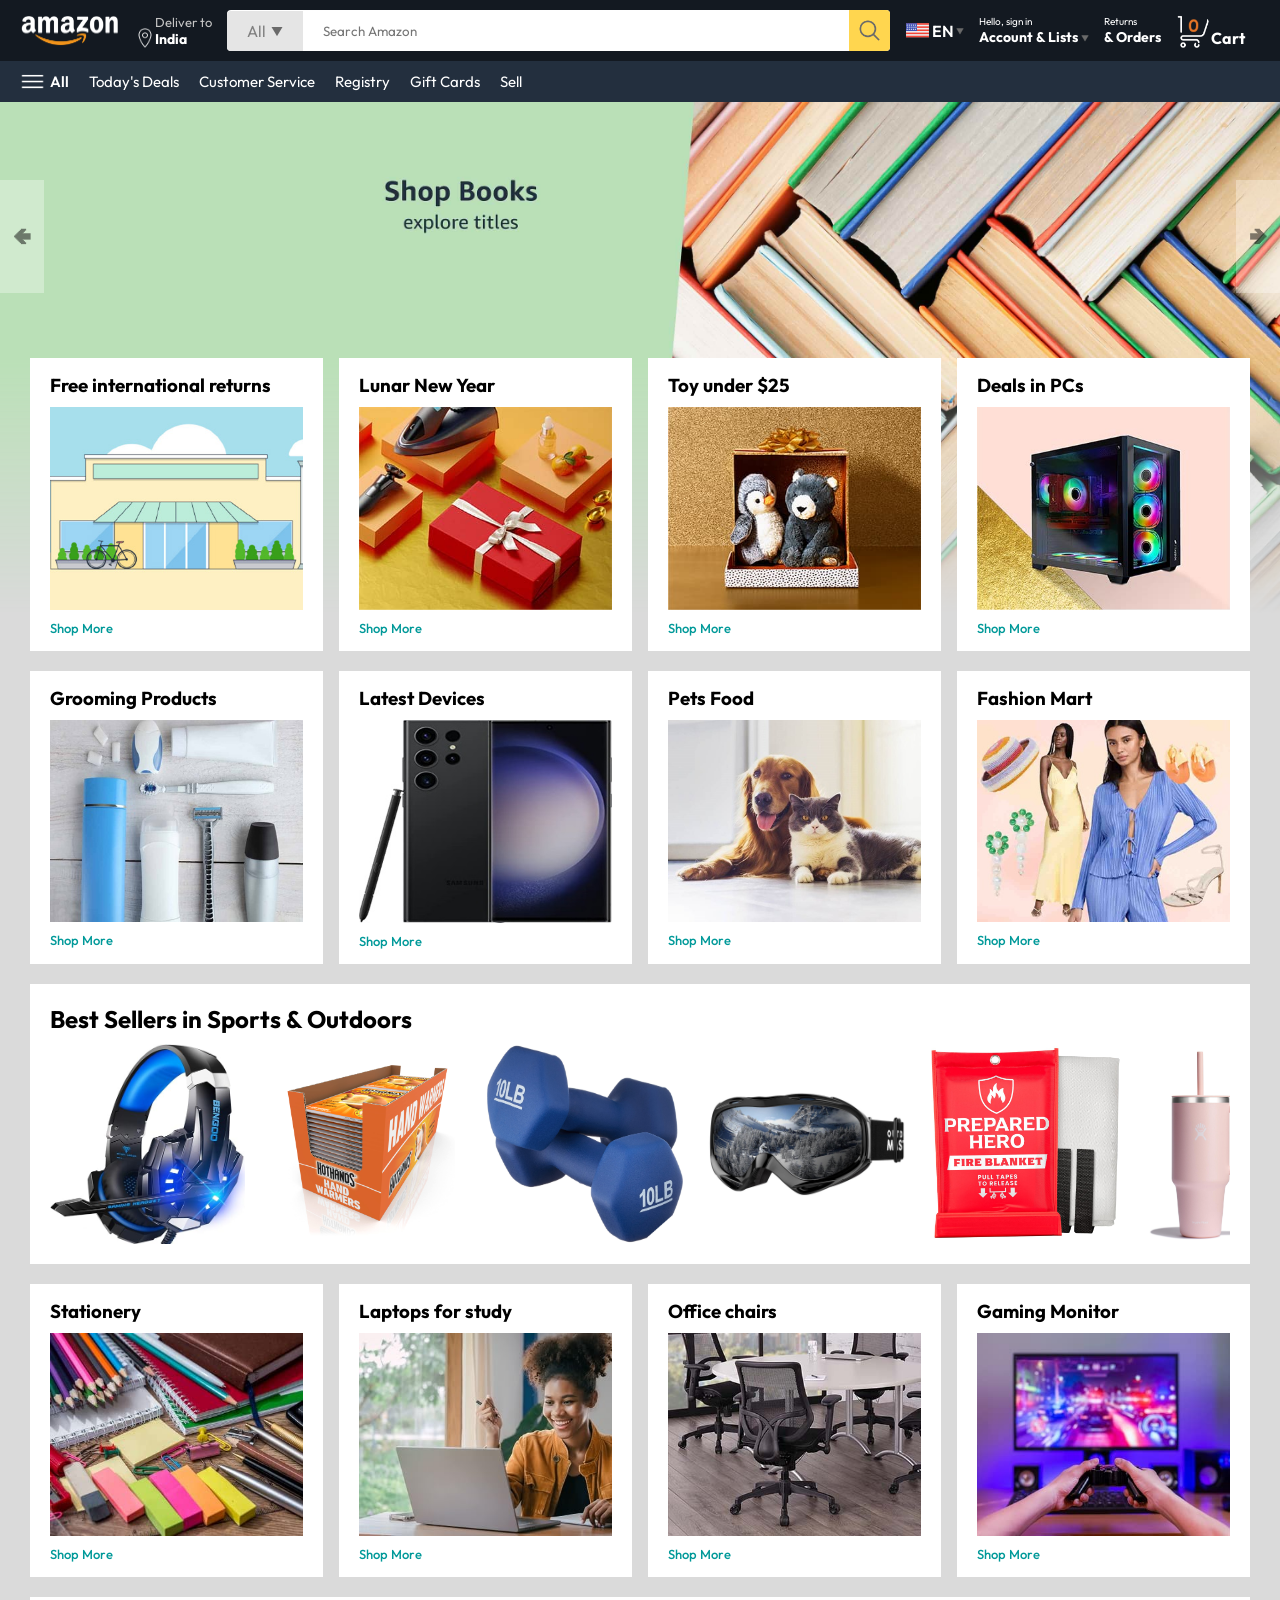
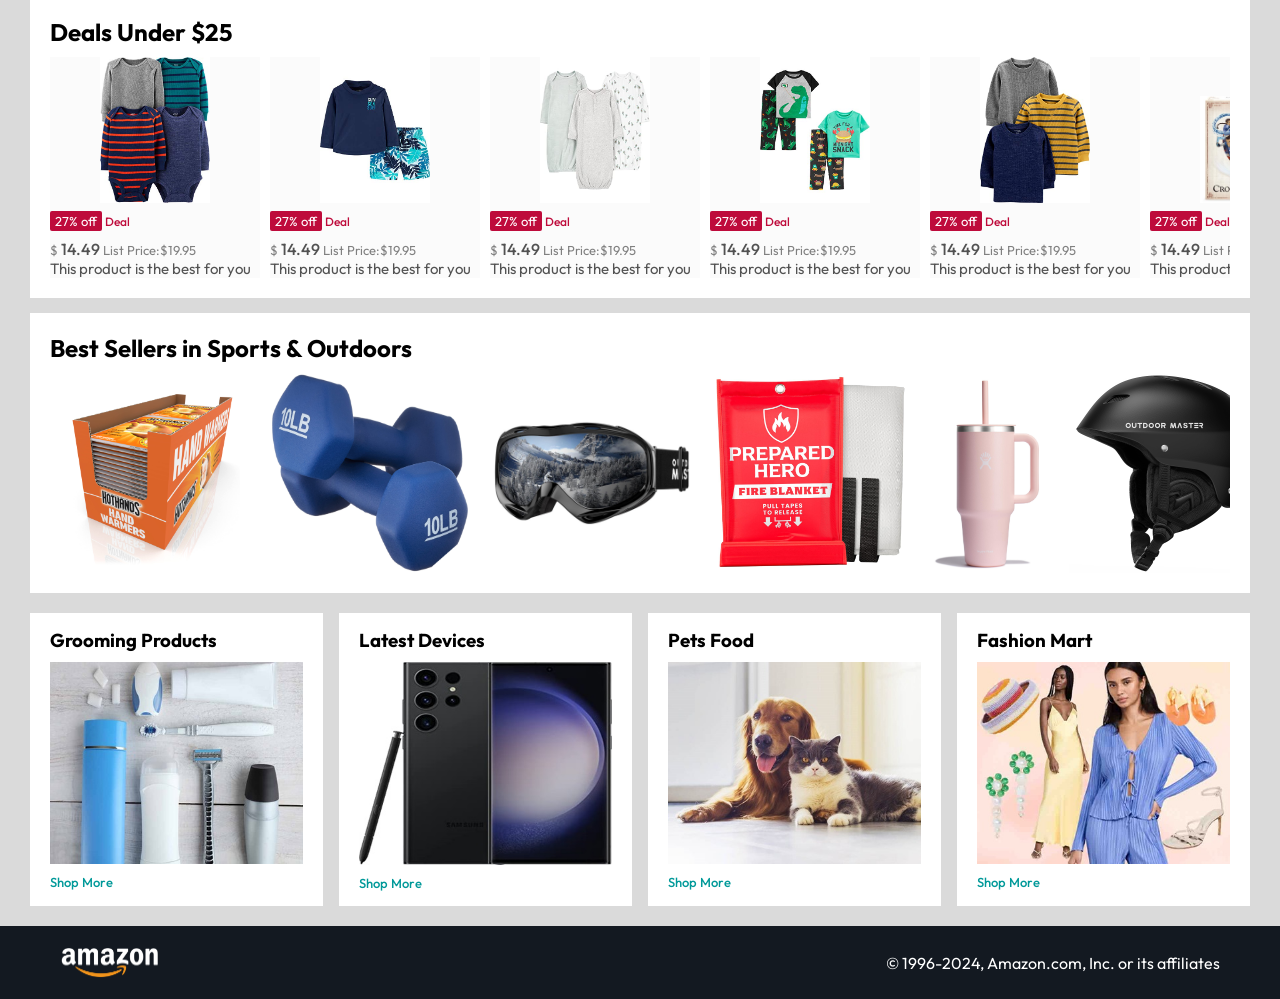
<file: index.html>
<html lang="en">

    <head>
        <meta charset="UTF-8">
        <meta name="viewport" content="width=device-width, initial-scale=1.0">
        <title>Amazon Clone</title>
        <link rel="stylesheet" href="./style.css">
    </head>

    <body>

        <nav>
            <a href="/"><img src="./assets/amazon_logo.png" width="100" alt></a>
            <div class="nav-country">
                <img src="./assets/location_icon.png" height="20" alt>
                <div>
                    <p>Deliver to</p>
                    <h1>India</h1>
                </div>
            </div>
            <div class="nav-search">
                <div class="nav-search-category">
                    <p>All</p>
                    <img src="./assets/dropdown_icon.png" height="12" alt>
                </div>
                <input type="text" class="nav-search-input"
                    placeholder="Search Amazon">
                <img src="./assets/search_icon.png" class="nav-search-icon" alt>
            </div>
            <div class="nav-language">
                <img src="./assets/us_flag.png" width="25px" alt>
                <p>EN</p>
                <img src="./assets/dropdown_icon.png" width="8px" alt>
            </div>
            <div class="nav-texts">
                <p><a href="/login.html">Hello, sign in</a></p>
                <h1>Account & Lists <img src="./assets/dropdown_icon.png"
                        width="8px" alt> </h1>
            </div>
            <div class="nav-texts">
                <p>Returns</p>
                <h1>& Orders</h1>
            </div>
            <a href="/login.html" class="mobile-user-icon"
                style="display: none;">
                <img src="./assets/user.png">
            </a>
            <a href="/cart.html" class="nav-cart">
                <img src="./assets/cart_icon.png" width="35px" alt>
                <h4>Cart</h4>
            </a>
        </nav>
        <div class="nav-bottom">
            <div>
                <img src="./assets/menu_icon.png" width="25px" alt>
                <p>All</p>
            </div>
            <p>Today's Deals</p>
            <p>Customer Service</p>
            <p>Registry</p>
            <p>Gift Cards</p>
            <p>Sell</p>
        </div>

        <div class="header-slider" id="slider">
            <a href="#" class="control_prev">&#129144</a>
            <a href="#" class="control_next">&#129146</a>
            <ul>
                <img class="header-img" src="./assets/header1.jpg" alt>
                <img class="header-img" src="./assets/header2.jpg" alt>
                <img class="header-img" src="./assets/header3.jpg" alt>
                <img class="header-img" src="./assets/header4.jpg" alt>
                <img class="header-img" src="./assets/header5.jpg" alt>
                <img class="header-img" src="./assets/header6.jpg" alt>
            </ul>
        </div>

        <div class="header-box box-row">
            <div class="box-col">
                <h3>Free international returns</h3>
                <img src="./assets/box1-1.jpg" alt>
                <a href="/">Shop More</a>
            </div>
            <div class="box-col">
                <h3>Lunar New Year</h3>
                <img src="./assets/box1-2.jpg" alt>
                <a href="/">Shop More</a>
            </div>
            <div class="box-col">
                <h3>Toy under $25</h3>
                <img src="./assets/box1-3.jpg" alt>
                <a href="/">Shop More</a>
            </div>
            <div class="box-col">
                <h3>Deals in PCs</h3>
                <img src="./assets/box1-4.jpg" alt>
                <a href="/">Shop More</a>
            </div>
        </div>

        <div class="box-row">
            <div class="box-col">
                <h3>Grooming Products</h3>
                <img src="./assets/box2-1.jpg" alt>
                <a href="/">Shop More</a>
            </div>
            <div class="box-col">
                <h3>Latest Devices</h3>
                <img src="./assets/box2-2.jpg" alt>
                <a href="/">Shop More</a>
            </div>
            <div class="box-col">
                <h3>Pets Food</h3>
                <img src="./assets/box2-3.jpg" alt>
                <a href="/">Shop More</a>
            </div>
            <div class="box-col">
                <h3>Fashion Mart</h3>
                <img src="./assets/box2-4.jpg" alt>
                <a href="/">Shop More</a>
            </div>
        </div>

        <div class="products-slider">
            <h2>Best Sellers in Sports & Outdoors</h2>
            <div class="products">
                <a href="/product.html"><img src="./assets/product_img.jpg"
                        alt></a>
                <img src="./assets/product1-1.jpg" alt>
                <img src="./assets/product1-2.jpg" alt>
                <img src="./assets/product1-3.jpg" alt>
                <img src="./assets/product1-4.jpg" alt>
                <img src="./assets/product1-5.jpg" alt>
                <img src="./assets/product1-6.jpg" alt>
                <img src="./assets/product1-7.jpg" alt>
                <img src="./assets/product1-8.jpg" alt>
                <img src="./assets/product1-9.jpg" alt>
                <img src="./assets/product1-10.jpg" alt>
            </div>
        </div>

        <div class="box-row">
            <div class="box-col">
                <h3>Stationery</h3>
                <img src="./assets/box3-1.jpg" alt>
                <a href="/">Shop More</a>
            </div>
            <div class="box-col">
                <h3>Laptops for study</h3>
                <img src="./assets/box3-2.jpg" alt>
                <a href="/">Shop More</a>
            </div>
            <div class="box-col">
                <h3>Office chairs</h3>
                <img src="./assets/box3-3.jpg" alt>
                <a href="/">Shop More</a>
            </div>
            <div class="box-col">
                <h3>Gaming Monitor</h3>
                <img src="./assets/box3-4.jpg" alt>
                <a href="/">Shop More</a>
            </div>
        </div>

        <div class="products-slider-with-price">
            <h2>Deals Under $25</h2>
            <div class="products">
                <div class="product-card">
                    <div class="product-img-container">
                        <img src="./assets/product2-1.jpg" alt>
                    </div>
                    <div class="product-offer">
                        <p>27% off</p> <span>Deal</span>
                    </div>
                    <p class="product-price">$ <span>14.49</span> List
                        Price:$19.95</p>
                    <h4>This product is the best for you</h4>
                </div>
                <div class="product-card">
                    <div class="product-img-container">
                        <img src="./assets/product2-2.jpg" alt>
                    </div>
                    <div class="product-offer">
                        <p>27% off</p> <span>Deal</span>
                    </div>
                    <p class="product-price">$ <span>14.49</span> List
                        Price:$19.95</p>
                    <h4>This product is the best for you</h4>
                </div>
                <div class="product-card">
                    <div class="product-img-container">
                        <img src="./assets/product2-3.jpg" alt>
                    </div>
                    <div class="product-offer">
                        <p>27% off</p> <span>Deal</span>
                    </div>
                    <p class="product-price">$ <span>14.49</span> List
                        Price:$19.95</p>
                    <h4>This product is the best for you</h4>
                </div>
                <div class="product-card">
                    <div class="product-img-container">
                        <img src="./assets/product2-4.jpg" alt>
                    </div>
                    <div class="product-offer">
                        <p>27% off</p> <span>Deal</span>
                    </div>
                    <p class="product-price">$ <span>14.49</span> List
                        Price:$19.95</p>
                    <h4>This product is the best for you</h4>
                </div>
                <div class="product-card">
                    <div class="product-img-container">
                        <img src="./assets/product2-5.jpg" alt>
                    </div>
                    <div class="product-offer">
                        <p>27% off</p> <span>Deal</span>
                    </div>
                    <p class="product-price">$ <span>14.49</span> List
                        Price:$19.95</p>
                    <h4>This product is the best for you</h4>
                </div>
                <div class="product-card">
                    <div class="product-img-container">
                        <img src="./assets/product2-6.jpg" alt>
                    </div>
                    <div class="product-offer">
                        <p>27% off</p> <span>Deal</span>
                    </div>
                    <p class="product-price">$ <span>14.49</span> List
                        Price:$19.95</p>
                    <h4>This product is the best for you</h4>
                </div>
                <div class="product-card">
                    <div class="product-img-container">
                        <img src="./assets/product2-7.jpg" alt>
                    </div>
                    <div class="product-offer">
                        <p>27% off</p> <span>Deal</span>
                    </div>
                    <p class="product-price">$ <span>14.49</span> List
                        Price:$19.95</p>
                    <h4>This product is the best for you</h4>
                </div>
                <div class="product-card">
                    <div class="product-img-container">
                        <img src="./assets/product2-8.jpg" alt>
                    </div>
                    <div class="product-offer">
                        <p>27% off</p> <span>Deal</span>
                    </div>
                    <p class="product-price">$ <span>14.49</span> List
                        Price:$19.95</p>
                    <h4>This product is the best for you</h4>
                </div>
                <div class="product-card">
                    <div class="product-img-container">
                        <img src="./assets/product2-9.jpg" alt>
                    </div>
                    <div class="product-offer">
                        <p>27% off</p> <span>Deal</span>
                    </div>
                    <p class="product-price">$ <span>14.49</span> List
                        Price:$19.95</p>
                    <h4>This product is the best for you</h4>
                </div>
                <div class="product-card">
                    <div class="product-img-container">
                        <img src="./assets/product2-10.jpg" alt>
                    </div>
                    <div class="product-offer">
                        <p>27% off</p> <span>Deal</span>
                    </div>
                    <p class="product-price">$ <span>14.49</span> List
                        Price:$19.95</p>
                    <h4>This product is the best for you</h4>
                </div>
                <div class="product-card">
                    <div class="product-img-container">
                        <img src="./assets/product2-11.jpg" alt>
                    </div>
                    <div class="product-offer">
                        <p>27% off</p> <span>Deal</span>
                    </div>
                    <p class="product-price">$ <span>14.49</span> List
                        Price:$19.95</p>
                    <h4>This product is the best for you</h4>
                </div>
            </div>
        </div>

        <div class="products-slider">
            <h2>Best Sellers in Sports & Outdoors</h2>
            <div class="products">
                <img src="./assets/product1-1.jpg" alt>
                <img src="./assets/product1-2.jpg" alt>
                <img src="./assets/product1-3.jpg" alt>
                <img src="./assets/product1-4.jpg" alt>
                <img src="./assets/product1-5.jpg" alt>
                <img src="./assets/product1-6.jpg" alt>
                <img src="./assets/product1-7.jpg" alt>
                <img src="./assets/product1-8.jpg" alt>
                <img src="./assets/product1-9.jpg" alt>
                <img src="./assets/product1-10.jpg" alt>
            </div>
        </div>

        <div class="box-row">
            <div class="box-col">
                <h3>Grooming Products</h3>
                <img src="./assets/box2-1.jpg" alt>
                <a href="/">Shop More</a>
            </div>
            <div class="box-col">
                <h3>Latest Devices</h3>
                <img src="./assets/box2-2.jpg" alt>
                <a href="/">Shop More</a>
            </div>
            <div class="box-col">
                <h3>Pets Food</h3>
                <img src="./assets/box2-3.jpg" alt>
                <a href="/">Shop More</a>
            </div>
            <div class="box-col">
                <h3>Fashion Mart</h3>
                <img src="./assets/box2-4.jpg" alt>
                <a href="/">Shop More</a>
            </div>
        </div>

        <footer>
            <img src="./assets/amazon_logo.png" width="100" alt>
            <p>© 1996-2024, Amazon.com, Inc. or its affiliates</p>
        </footer>
        <script src="./script.js"></script>
    </body>

</html>
</file>
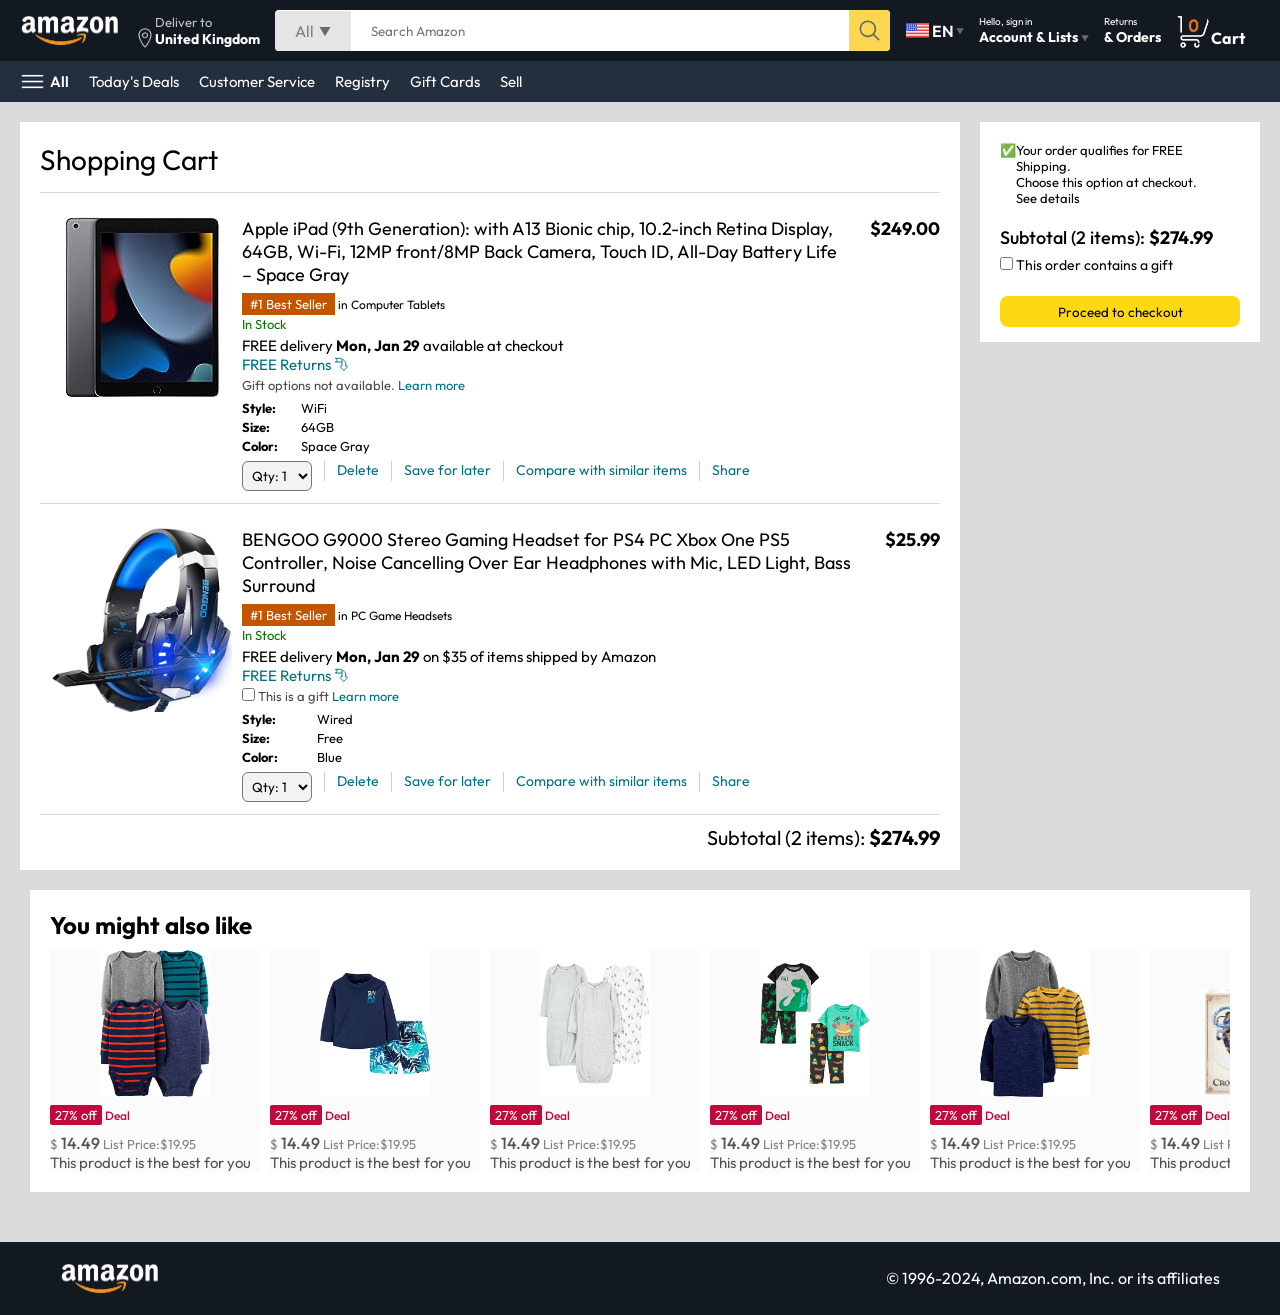
<file: cart.html>
<html lang="en">

    <head>
        <meta charset="UTF-8">
        <meta name="viewport" content="width=device-width, initial-scale=1.0">
        <title>Cart</title>
        <link rel="stylesheet" href="./cart.css">
        <link rel="stylesheet" href="./style.css">
    </head>

    <body>
        <nav>
            <a href="/"><img src="./assets/amazon_logo.png" width="100" alt></a>
            <div class="nav-country">
                <img src="./assets/location_icon.png" height="20" alt>
                <div>
                    <p>Deliver to</p>
                    <h1>United Kingdom</h1>
                </div>
            </div>
            <div class="nav-search">
                <div class="nav-search-category">
                    <p>All</p>
                    <img src="./assets/dropdown_icon.png" height="12" alt>
                </div>
                <input type="text" class="nav-search-input"
                    placeholder="Search Amazon">
                <img src="./assets/search_icon.png" class="nav-search-icon" alt>
            </div>
            <div class="nav-language">
                <img src="./assets/us_flag.png" width="25px" alt>
                <p>EN</p>
                <img src="./assets/dropdown_icon.png" width="8px" alt>
            </div>
            <div class="nav-texts">
                <p><a href="/login.html">Hello, sign in</a></p>
                <h1>Account & Lists <img src="./assets/dropdown_icon.png"
                        width="8px" alt> </h1>
            </div>
            <div class="nav-texts">
                <p>Returns</p>
                <h1>& Orders</h1>
            </div>
            <a href="/login.html" class="mobile-user-icon"
                style="display: none;">
                <img src="./assets/user.png">
            </a>
            <a href="/cart.html" class="nav-cart">
                <img src="./assets/cart_icon.png" width="35px" alt>
                <h4>Cart</h4>
            </a>
        </nav>
        <div class="nav-bottom">
            <div>
                <img src="./assets/menu_icon.png" width="25px" alt>
                <p>All</p>
            </div>
            <p>Today's Deals</p>
            <p>Customer Service</p>
            <p>Registry</p>
            <p>Gift Cards</p>
            <a href="./product.html">Sell</a>
        </div>

        <div class="cart">
            <div class="cart-left">
                <h1>Shopping Cart</h1>
                <hr>
                <div class="product-cart-list">
                    <img src="./assets/ipad_img.jpg" alt>
                    <div>
                        <div class="product-cart-titleprice">
                            <p>Apple iPad (9th Generation): with A13 Bionic
                                chip, 10.2-inch Retina Display, 64GB, Wi-Fi,
                                12MP front/8MP Back Camera, Touch ID, All-Day
                                Battery Life – Space Gray</p>
                            <p><b>$249.00</b></p>
                        </div>
                        <p class="product-cart-bestseller"><span>#1 Best
                                Seller</span> in Computer Tablets</p>
                        <p class="product-cart-stock">In Stock</p>
                        <p class="product-cart-delivery">FREE delivery <b>Mon,
                                Jan 29</b> available at checkout</p>
                        <p class="product-cart-returns">FREE Returns &#11191</p>
                        <p class="product-cart-giftoption">Gift options not
                            available. <span>Learn more</span></p>
                        <div class="product-cart-specs">
                            <p><b>Style:</b></p>
                            <p>WiFi</p>
                            <p><b>Size:</b></p>
                            <p>64GB</p>
                            <p><b>Color:</b></p>
                            <p>Space Gray</p>
                        </div>
                        <div class="product-cart-list-action">
                            <select>
                                <option value="Qty: 1">Qty: 1</option>
                                <option value="Qty: 2">Qty: 2</option>
                                <option value="Qty: 3">Qty: 3</option>
                                <option value="Qty: 4">Qty: 4</option>
                                <option value="Qty: 5">Qty: 5</option>
                            </select>
                            <hr>
                            <p class="action-btn">Delete</p>
                            <hr>
                            <p class="action-btn">Save for later</p>
                            <hr>
                            <p class="action-btn">Compare with similar items</p>
                            <hr>
                            <p class="action-btn">Share</p>
                        </div>
                    </div>
                </div>
                <hr>
                <div class="product-cart-list">
                    <img src="./assets/product_img.jpg" width="180px" alt>
                    <div>
                        <div class="product-cart-titleprice">
                            <p>BENGOO G9000 Stereo Gaming Headset for PS4 PC
                                Xbox One PS5 Controller, Noise Cancelling Over
                                Ear Headphones with Mic, LED Light, Bass
                                Surround</p>
                            <p><b>$25.99</b></p>
                        </div>
                        <p class="product-cart-bestseller"><span>#1 Best
                                Seller</span> in PC Game Headsets</p>
                        <p class="product-cart-stock">In Stock</p>
                        <p class="product-cart-delivery">FREE delivery <b>Mon,
                                Jan 29</b> on $35 of items shipped by Amazon
                        </p>
                        <p class="product-cart-returns">FREE Returns &#11191</p>
                        <p class="product-cart-giftoption"><input
                                type="checkbox"> This is a gift <span>Learn
                                more</span>
                        </p>
                        <div class="product-cart-specs">
                            <p><b>Style:</b></p>
                            <p>Wired</p>
                            <p><b>Size:</b></p>
                            <p>Free</p>
                            <p><b>Color:</b></p>
                            <p>Blue</p>
                        </div>
                        <div class="product-cart-list-action">
                            <select>
                                <option value="Qty: 1">Qty: 1</option>
                                <option value="Qty: 2">Qty: 2</option>
                                <option value="Qty: 3">Qty: 3</option>
                                <option value="Qty: 4">Qty: 4</option>
                                <option value="Qty: 5">Qty: 5</option>
                            </select>
                            <hr>
                            <p class="action-btn">Delete</p>
                            <hr>
                            <p class="action-btn">Save for later</p>
                            <hr>
                            <p class="action-btn">Compare with similar items</p>
                            <hr>
                            <p class="action-btn">Share</p>
                        </div>
                    </div>
                </div>
                <hr>
                <div class="cart-list-subtotal">
                    Subtotal (2 items): <b>$274.99</b>
                </div>
            </div>
            <div class="cart-right">
                <div class="cart-free-delivery">
                    <p>&#x2705</p>
                    <p>Your order qualifies for FREE Shipping. <br> Choose this
                        option at checkout. <br> See details</p>
                </div>
                <p class="cart-subtotal">Subtotal (2 items): <b>$274.99</b></p>
                <p class="cart-right-gift"><input type="checkbox"> This order
                    contains a gift</p>
                <button>Proceed to checkout</button>
            </div>
        </div>

        <section class="products-slider-with-price">
            <h2>You might also like</h2>
            <div class="products">
                <div class="product-card">
                    <div class="product-img-container">
                        <img src="./assets/product2-1.jpg" alt>
                    </div>
                    <div class="product-offer">
                        <p>27% off</p> <span>Deal</span>
                    </div>
                    <p class="product-price">$ <span>14.49</span> List
                        Price:$19.95</p>
                    <h4>This product is the best for you</h4>
                </div>
                <div class="product-card">
                    <div class="product-img-container">
                        <img src="./assets/product2-2.jpg" alt>
                    </div>
                    <div class="product-offer">
                        <p>27% off</p> <span>Deal</span>
                    </div>
                    <p class="product-price">$ <span>14.49</span> List
                        Price:$19.95</p>
                    <h4>This product is the best for you</h4>
                </div>
                <div class="product-card">
                    <div class="product-img-container">
                        <img src="./assets/product2-3.jpg" alt>
                    </div>
                    <div class="product-offer">
                        <p>27% off</p> <span>Deal</span>
                    </div>
                    <p class="product-price">$ <span>14.49</span> List
                        Price:$19.95</p>
                    <h4>This product is the best for you</h4>
                </div>
                <div class="product-card">
                    <div class="product-img-container">
                        <img src="./assets/product2-4.jpg" alt>
                    </div>
                    <div class="product-offer">
                        <p>27% off</p> <span>Deal</span>
                    </div>
                    <p class="product-price">$ <span>14.49</span> List
                        Price:$19.95</p>
                    <h4>This product is the best for you</h4>
                </div>
                <div class="product-card">
                    <div class="product-img-container">
                        <img src="./assets/product2-5.jpg" alt>
                    </div>
                    <div class="product-offer">
                        <p>27% off</p> <span>Deal</span>
                    </div>
                    <p class="product-price">$ <span>14.49</span> List
                        Price:$19.95</p>
                    <h4>This product is the best for you</h4>
                </div>
                <div class="product-card">
                    <div class="product-img-container">
                        <img src="./assets/product2-6.jpg" alt>
                    </div>
                    <div class="product-offer">
                        <p>27% off</p> <span>Deal</span>
                    </div>
                    <p class="product-price">$ <span>14.49</span> List
                        Price:$19.95</p>
                    <h4>This product is the best for you</h4>
                </div>
                <div class="product-card">
                    <div class="product-img-container">
                        <img src="./assets/product2-7.jpg" alt>
                    </div>
                    <div class="product-offer">
                        <p>27% off</p> <span>Deal</span>
                    </div>
                    <p class="product-price">$ <span>14.49</span> List
                        Price:$19.95</p>
                    <h4>This product is the best for you</h4>
                </div>
                <div class="product-card">
                    <div class="product-img-container">
                        <img src="./assets/product2-8.jpg" alt>
                    </div>
                    <div class="product-offer">
                        <p>27% off</p> <span>Deal</span>
                    </div>
                    <p class="product-price">$ <span>14.49</span> List
                        Price:$19.95</p>
                    <h4>This product is the best for you</h4>
                </div>
                <div class="product-card">
                    <div class="product-img-container">
                        <img src="./assets/product2-9.jpg" alt>
                    </div>
                    <div class="product-offer">
                        <p>27% off</p> <span>Deal</span>
                    </div>
                    <p class="product-price">$ <span>14.49</span> List
                        Price:$19.95</p>
                    <h4>This product is the best for you</h4>
                </div>
                <div class="product-card">
                    <div class="product-img-container">
                        <img src="./assets/product2-10.jpg" alt>
                    </div>
                    <div class="product-offer">
                        <p>27% off</p> <span>Deal</span>
                    </div>
                    <p class="product-price">$ <span>14.49</span> List
                        Price:$19.95</p>
                    <h4>This product is the best for you</h4>
                </div>
                <div class="product-card">
                    <div class="product-img-container">
                        <img src="./assets/product2-11.jpg" alt>
                    </div>
                    <div class="product-offer">
                        <p>27% off</p> <span>Deal</span>
                    </div>
                    <p class="product-price">$ <span>14.49</span> List
                        Price:$19.95</p>
                    <h4>This product is the best for you</h4>
                </div>
                <div class="product-card">
                    <div class="product-img-container">
                        <img src="./assets/product2-12.jpg" alt>
                    </div>
                    <div class="product-offer">
                        <p>27% off</p> <span>Deal</span>
                    </div>
                    <p class="product-price">$ <span>14.49</span> List
                        Price:$19.95</p>
                    <h4>This product is the best for you</h4>
                </div>
            </div>
        </section>

        <footer class="footer-cart">
            <img src="./assets/amazon_logo.png" width="100" alt>
            <p>© 1996-2024, Amazon.com, Inc. or its affiliates</p>
        </footer>

        <script>
    const scrollContainer = document.querySelectorAll(".products");
        for (const item of scrollContainer) {
            item.addEventListener("wheel", (evt) => {
            evt.preventDefault();
            item.scrollLeft += evt.deltaY;
        });
    }
</script>
    </body>

</html>
</file>
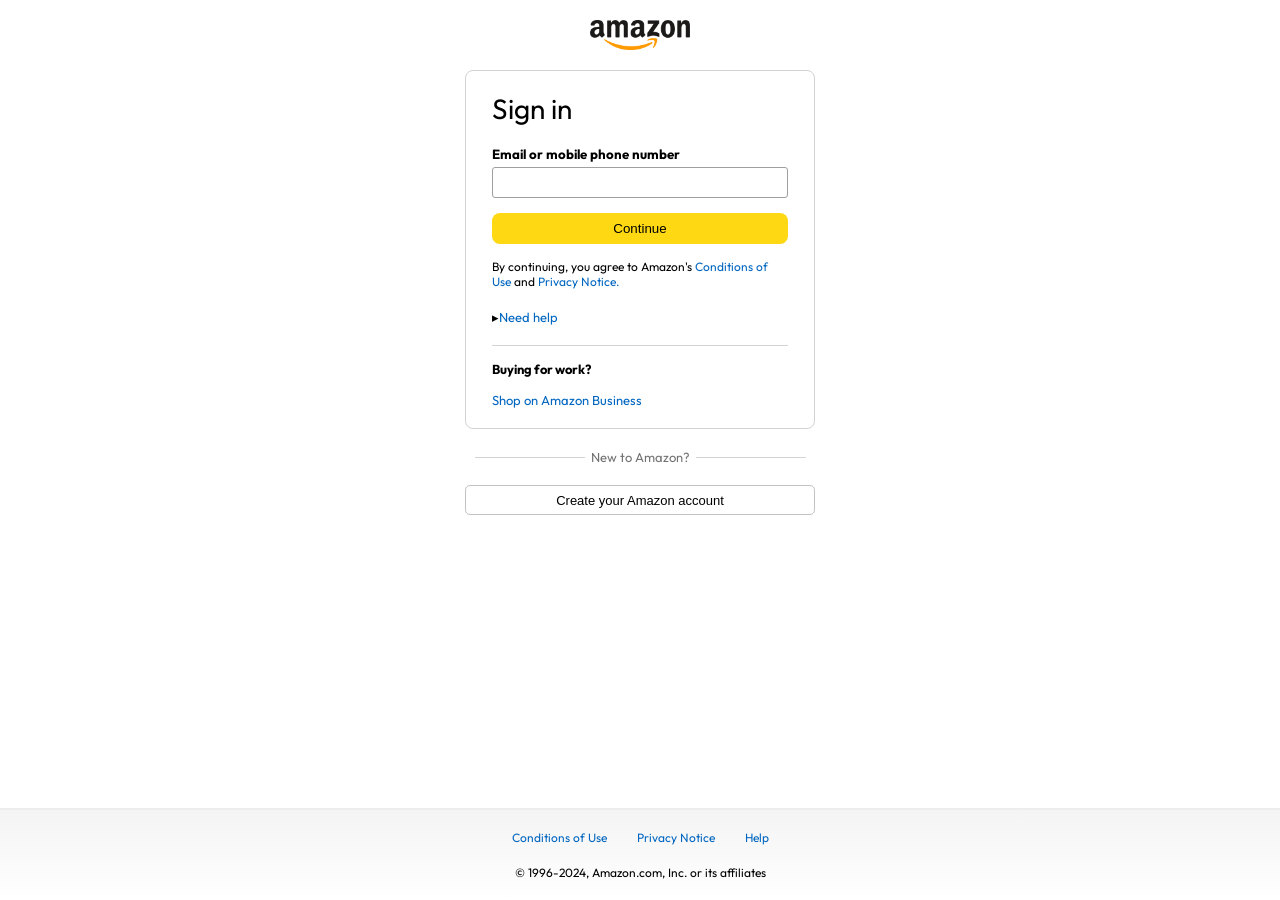
<file: login.html>
<html lang="en">
    <head>
        <meta charset="UTF-8">
        <meta name="viewport" content="width=device-width, initial-scale=1.0">
        <title>Login</title>
        <link rel="stylesheet" href="./login.css">
    </head>
    <body>
        <a href="/"><img class="logo" src="./assets/amazon_logo_dark.png"
                width="100px" alt></a>
        <div class="login-container">
            <h1 class="login-title">Sign in</h1>
            <h5 class="input-lable">Email or mobile phone number</h5>
            <input type="text">
            <button>Continue</button>
            <p class="login-condition">By continuing, you agree to Amazon's
                <span>Conditions of Use</span> and <span>Privacy
                    Notice.</span></p>
            <p class="login-help">&#9656<span>Need help</span></p>
            <hr>
            <h4>Buying for work?</h4>
            <p class="login-business"><span>Shop on Amazon Business</span></p>
        </div>
        <div class="login-section-text">
            <hr><p>New to Amazon?</p><hr>
        </div>
        <a href="./signup.html"><button class="login-signup-btn">Create your
                Amazon account</button></a>
        <footer>
            <div class="footer-links">
                <a href="#"> Conditions of Use </a>
                <a href="#"> Privacy Notice </a>
                <a href="#"> Help </a>
            </div>
            <p class="footer-copyright">
                © 1996-2024, Amazon.com, Inc. or its affiliates
            </p>
        </footer>
    </body>
</html>
</file>
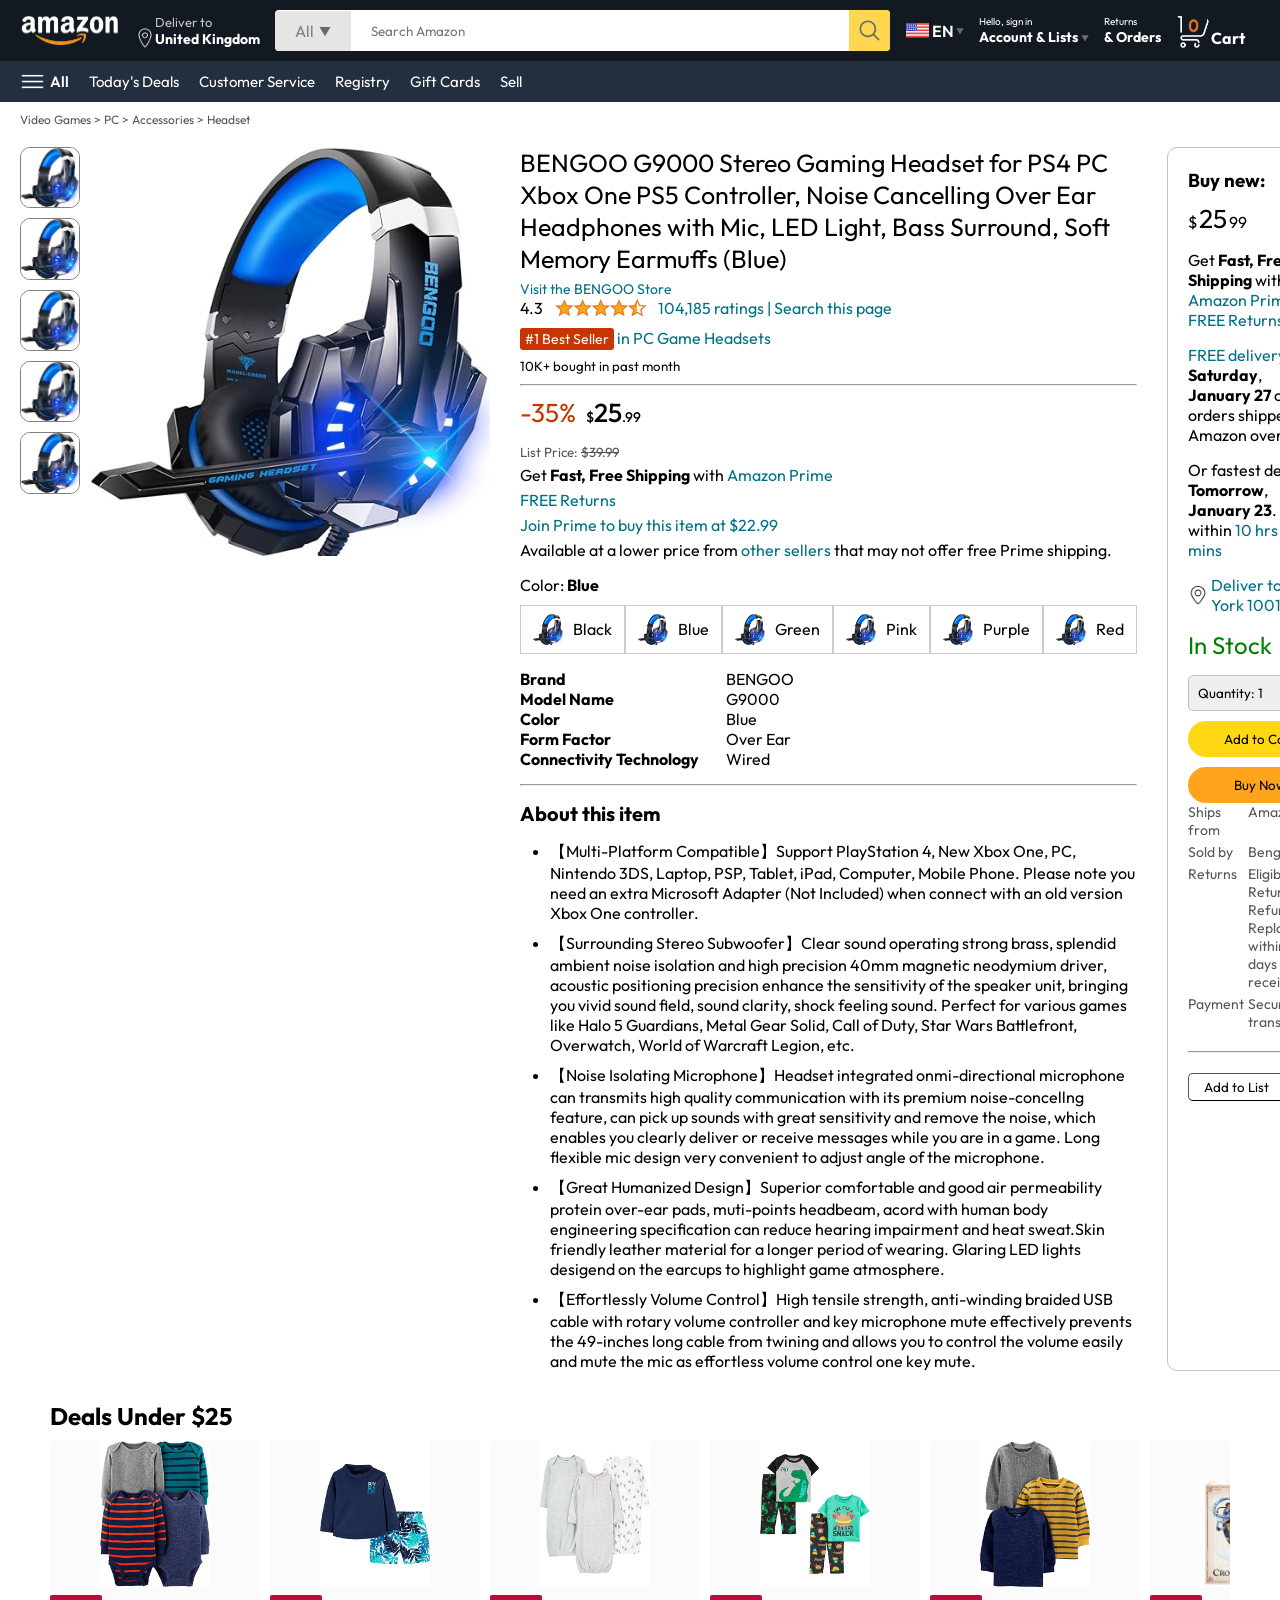
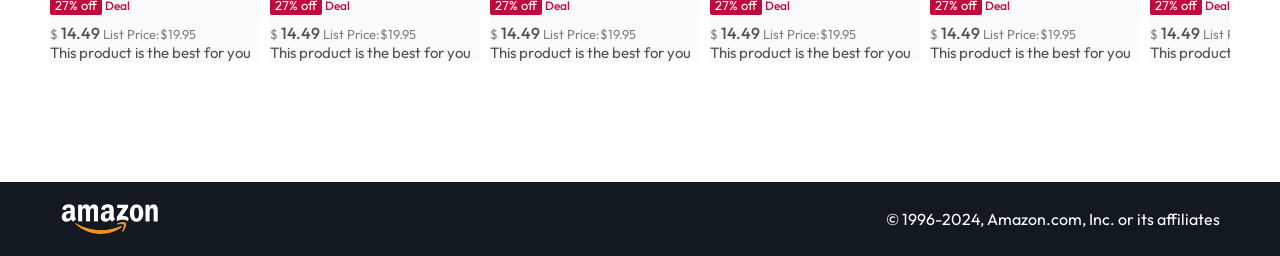
<file: product.html>
<html lang="en">

    <head>
        <meta charset="UTF-8">
        <meta name="viewport" content="width=device-width, initial-scale=1.0">
        <title>Product Page</title>
        <link rel="stylesheet" href="./style.css">
        <link rel="stylesheet" href="./product.css">
    </head>

    <body>
        <nav>
            <a href="/"><img src="./assets/amazon_logo.png" width="100" alt></a>
            <div class="nav-country">
                <img src="./assets/location_icon.png" height="20" alt>
                <div>
                    <p>Deliver to</p>
                    <h1>United Kingdom</h1>
                </div>
            </div>
            <div class="nav-search">
                <div class="nav-search-category">
                    <p>All</p>
                    <img src="./assets/dropdown_icon.png" height="12" alt>
                </div>
                <input type="text" class="nav-search-input"
                    placeholder="Search Amazon">
                <img src="./assets/search_icon.png" class="nav-search-icon" alt>
            </div>
            <div class="nav-language">
                <img src="./assets/us_flag.png" width="25px" alt>
                <p>EN</p>
                <img src="./assets/dropdown_icon.png" width="8px" alt>
            </div>
            <div class="nav-texts">
                <p><a href="/login.html">Hello, sign in</a></p>
                <h1>Account & Lists <img src="./assets/dropdown_icon.png"
                        width="8px" alt> </h1>
            </div>
            <div class="nav-texts">
                <p>Returns</p>
                <h1>& Orders</h1>
            </div>
            <a href="/login.html" class="mobile-user-icon"
                style="display: none;">
                <img src="./assets/user.png">
            </a>
            <a href="/cart.html" class="nav-cart">
                <img src="./assets/cart_icon.png" width="35px" alt>
                <h4>Cart</h4>
            </a>
        </nav>
        <div class="nav-bottom">
            <div>
                <img src="./assets/menu_icon.png" width="25px" alt>
                <p>All</p>
            </div>
            <p>Today's Deals</p>
            <p>Customer Service</p>
            <p>Registry</p>
            <p>Gift Cards</p>
            <p>Sell</p>
        </div>

        <p class="breadcrum">
            Video Games > PC > Accessories > Headset
        </p>

        <div class="product-display">
            <div class="product-d-image">
                <div class="product-list-image">
                    <img src="./assets/product_img.jpg" width="60" alt>
                    <img src="./assets/product_img.jpg" width="60" alt>
                    <img src="./assets/product_img.jpg" width="60" alt>
                    <img src="./assets/product_img.jpg" width="60" alt>
                    <img src="./assets/product_img.jpg" width="60" alt>
                </div>
                <div class="product-main-image">
                    <img src="./assets/product_img.jpg" width="400" alt>
                </div>
            </div>
            <div class="product-d-details">
                <p class="product-title">
                    BENGOO G9000 Stereo Gaming Headset for PS4 PC Xbox One PS5
                    Controller, Noise Cancelling Over Ear
                    Headphones with Mic, LED Light, Bass Surround, Soft Memory
                    Earmuffs (Blue)
                </p>
                <p class="product-store">
                    Visit the BENGOO Store
                </p>
                <div class="product-rating">
                    <div>
                        <div>4.3 <img src="./assets/rating_img.png"
                                height="20px" alt></div>
                        <p>104,185 ratings | Search this page</p>
                    </div>
                    <p><span>#1 Best Seller</span> in PC Game Headsets</p>
                    <h5>10K+ bought in past month</h5>
                    <hr>
                </div>
                <div class="product-prices">
                    <div>
                        <p>-35%</p>
                        <h1>$<span>25</span>.99</h1>
                    </div>
                    <h5>List Price: <span>$39.99</span></h5>
                    <p>Get <b>Fast, Free Shipping</b> with <span>Amazon
                            Prime</span></p>
                    <p><span>FREE Returns</span></p>
                    <p><span>Join Prime to buy this item at $22.99</span></p>
                    <p>Available at a lower price from <span>other
                            sellers</span> that may not offer free Prime
                        shipping.
                    </p>
                </div>
                <div class="product-color-selection">
                    <p>Color: <b>Blue</b></p>
                    <div class="product-color-options">
                        <div class="option">
                            <img src="./assets/product_img.jpg" width="30px"
                                alt>
                            <p>Black</p>
                        </div>
                        <div class="option">
                            <img src="./assets/product_img.jpg" width="30px"
                                alt>
                            <p>Blue</p>
                        </div>
                        <div class="option">
                            <img src="./assets/product_img.jpg" width="30px"
                                alt>
                            <p>Green</p>
                        </div>
                        <div class="option">
                            <img src="./assets/product_img.jpg" width="30px"
                                alt>
                            <p>Pink</p>
                        </div>
                        <div class="option">
                            <img src="./assets/product_img.jpg" width="30px"
                                alt>
                            <p>Purple</p>
                        </div>
                        <div class="option">
                            <img src="./assets/product_img.jpg" width="30px"
                                alt>
                            <p>Red</p>
                        </div>
                    </div>
                </div>
                <div class="product-info">
                    <p><b>Brand</b></p>
                    <p>BENGOO</p>
                    <p><b>Model Name</b></p>
                    <p>G9000</p>
                    <p><b>Color</b></p>
                    <p>Blue</p>
                    <p><b>Form Factor</b></p>
                    <p>Over Ear</p>
                    <p><b>Connectivity Technology</b></p>
                    <p>Wired</p>
                </div>
                <hr>
                <div class="product-description">
                    <h1>About this item</h1>
                    <ul>
                        <li>【Multi-Platform Compatible】Support PlayStation 4,
                            New Xbox One, PC, Nintendo 3DS, Laptop, PSP, Tablet,
                            iPad, Computer, Mobile Phone. Please note you need
                            an extra Microsoft Adapter (Not Included) when
                            connect with an old version Xbox One
                            controller.</li>
                        <li>【Surrounding Stereo Subwoofer】Clear sound operating
                            strong brass, splendid ambient noise isolation and
                            high precision 40mm magnetic neodymium driver,
                            acoustic positioning precision enhance the
                            sensitivity of the speaker unit, bringing you vivid
                            sound field, sound clarity, shock feeling sound.
                            Perfect for various games like Halo 5 Guardians,
                            Metal Gear Solid, Call of Duty, Star Wars
                            Battlefront, Overwatch, World of Warcraft Legion,
                            etc.</li>
                        <li>【Noise Isolating Microphone】Headset integrated
                            onmi-directional microphone can transmits high
                            quality communication with its premium
                            noise-concellng feature, can pick up sounds with
                            great sensitivity and remove the noise, which
                            enables you clearly deliver or receive messages
                            while you are in a game. Long flexible mic design
                            very convenient to adjust angle of the
                            microphone.</li>
                        <li>【Great Humanized Design】Superior comfortable and
                            good air permeability protein over-ear pads,
                            muti-points headbeam, acord with human body
                            engineering specification can reduce hearing
                            impairment and heat sweat.Skin friendly leather
                            material for a longer period of wearing. Glaring LED
                            lights desigend on the earcups to highlight game
                            atmosphere.</li>
                        <li>【Effortlessly Volume Control】High tensile strength,
                            anti-winding braided USB cable with rotary volume
                            controller and key microphone mute effectively
                            prevents the 49-inches long cable from twining and
                            allows you to control the volume easily and mute the
                            mic as effortless volume control one key mute.</li>
                    </ul>
                </div>
            </div>
            <div class="product-d-purchase">
                <div class="title">
                    <h3>Buy new:</h3><img src="./assets/circle_icon.png"
                        width="20" alt>
                </div>
                <h1 class="price">$<span>25</span>99</h1>
                <div class="gap">
                    <p>Get <b>Fast, Free Shipping</b> with <span>Amazon
                            Prime</span></p>
                    <p><span>FREE Returns</span></p>
                </div>
                <div class="gap">
                    <p><span>FREE delivery</span> <b>Saturday</b>,</p>
                    <p><b>January 27</b> on orders shipped by Amazon over
                        $35</p>
                </div>
                <div class="gap">
                    <p>Or fastest delivery <b>Tomorrow</b>, <b>January 23</b>.
                        Order within <span>10 hrs 56 mins</span></p>
                </div>
                <div class="pincode-section">
                    <img src="/assets/location_icon_dark.png" width="20" alt>
                    <p><span>Deliver to New York 10014</span></p>
                </div>
                <h2 class="product-stock">In Stock</h2>
                <select class="product-quantity">
                    <option value="1">Quantity: 1</option>
                    <option value="2">Quantity: 2</option>
                    <option value="3">Quantity: 3</option>
                </select>
                <button class="btn">
                    Add to Cart
                </button>
                <button class="btn product-buy">
                    Buy Now
                </button>
                <div class="product-seller-info">
                    <p>Ships from</p>
                    <p class="product-info-value">Amazon</p>
                    <p>Sold by</p>
                    <p class="product-info-value">Bengoo Inc.</p>
                    <p>Returns</p>
                    <p class="product-info-value">Eligible for Return, Refund or
                        Replacement within 30 days of receipt</p>
                    <p>Payment</p>
                    <p class="product-info-value">Secure transaction</p>
                </div>
                <hr>
                <button class="product-addtolist">Add to List</button>
            </div>
        </div>

        <div class="products-slider-with-price">
            <h2>Deals Under $25</h2>
            <div class="products">
                <div class="product-card">
                    <div class="product-img-container">
                        <img src="./assets/product2-1.jpg" alt>
                    </div>
                    <div class="product-offer">
                        <p>27% off</p> <span>Deal</span>
                    </div>
                    <p class="product-price">$ <span>14.49</span> List
                        Price:$19.95</p>
                    <h4>This product is the best for you</h4>
                </div>
                <div class="product-card">
                    <div class="product-img-container">
                        <img src="./assets/product2-2.jpg" alt>
                    </div>
                    <div class="product-offer">
                        <p>27% off</p> <span>Deal</span>
                    </div>
                    <p class="product-price">$ <span>14.49</span> List
                        Price:$19.95</p>
                    <h4>This product is the best for you</h4>
                </div>
                <div class="product-card">
                    <div class="product-img-container">
                        <img src="./assets/product2-3.jpg" alt>
                    </div>
                    <div class="product-offer">
                        <p>27% off</p> <span>Deal</span>
                    </div>
                    <p class="product-price">$ <span>14.49</span> List
                        Price:$19.95</p>
                    <h4>This product is the best for you</h4>
                </div>
                <div class="product-card">
                    <div class="product-img-container">
                        <img src="./assets/product2-4.jpg" alt>
                    </div>
                    <div class="product-offer">
                        <p>27% off</p> <span>Deal</span>
                    </div>
                    <p class="product-price">$ <span>14.49</span> List
                        Price:$19.95</p>
                    <h4>This product is the best for you</h4>
                </div>
                <div class="product-card">
                    <div class="product-img-container">
                        <img src="./assets/product2-5.jpg" alt>
                    </div>
                    <div class="product-offer">
                        <p>27% off</p> <span>Deal</span>
                    </div>
                    <p class="product-price">$ <span>14.49</span> List
                        Price:$19.95</p>
                    <h4>This product is the best for you</h4>
                </div>
                <div class="product-card">
                    <div class="product-img-container">
                        <img src="./assets/product2-6.jpg" alt>
                    </div>
                    <div class="product-offer">
                        <p>27% off</p> <span>Deal</span>
                    </div>
                    <p class="product-price">$ <span>14.49</span> List
                        Price:$19.95</p>
                    <h4>This product is the best for you</h4>
                </div>
                <div class="product-card">
                    <div class="product-img-container">
                        <img src="./assets/product2-7.jpg" alt>
                    </div>
                    <div class="product-offer">
                        <p>27% off</p> <span>Deal</span>
                    </div>
                    <p class="product-price">$ <span>14.49</span> List
                        Price:$19.95</p>
                    <h4>This product is the best for you</h4>
                </div>
                <div class="product-card">
                    <div class="product-img-container">
                        <img src="./assets/product2-8.jpg" alt>
                    </div>
                    <div class="product-offer">
                        <p>27% off</p> <span>Deal</span>
                    </div>
                    <p class="product-price">$ <span>14.49</span> List
                        Price:$19.95</p>
                    <h4>This product is the best for you</h4>
                </div>
                <div class="product-card">
                    <div class="product-img-container">
                        <img src="./assets/product2-9.jpg" alt>
                    </div>
                    <div class="product-offer">
                        <p>27% off</p> <span>Deal</span>
                    </div>
                    <p class="product-price">$ <span>14.49</span> List
                        Price:$19.95</p>
                    <h4>This product is the best for you</h4>
                </div>
                <div class="product-card">
                    <div class="product-img-container">
                        <img src="./assets/product2-10.jpg" alt>
                    </div>
                    <div class="product-offer">
                        <p>27% off</p> <span>Deal</span>
                    </div>
                    <p class="product-price">$ <span>14.49</span> List
                        Price:$19.95</p>
                    <h4>This product is the best for you</h4>
                </div>
                <div class="product-card">
                    <div class="product-img-container">
                        <img src="./assets/product2-11.jpg" alt>
                    </div>
                    <div class="product-offer">
                        <p>27% off</p> <span>Deal</span>
                    </div>
                    <p class="product-price">$ <span>14.49</span> List
                        Price:$19.95</p>
                    <h4>This product is the best for you</h4>
                </div>
                <div class="product-card">
                    <div class="product-img-container">
                        <img src="./assets/product2-12.jpg" alt>
                    </div>
                    <div class="product-offer">
                        <p>27% off</p> <span>Deal</span>
                    </div>
                    <p class="product-price">$ <span>14.49</span> List
                        Price:$19.95</p>
                    <h4>This product is the best for you</h4>
                </div>
            </div>
        </div>
        <footer class="product-footer">
            <img src="./assets/amazon_logo.png" width="100" alt>
            <p>© 1996-2024, Amazon.com, Inc. or its affiliates</p>
        </footer>

        <script>
    const scrollContainer = document.querySelectorAll(".products");
    for (const item of scrollContainer) {
        item.addEventListener("wheel", (evt) => {
        evt.preventDefault();
        item.scrollLeft += evt.deltaY;
    });
    }
</script>
    </body>
</html>
</file>
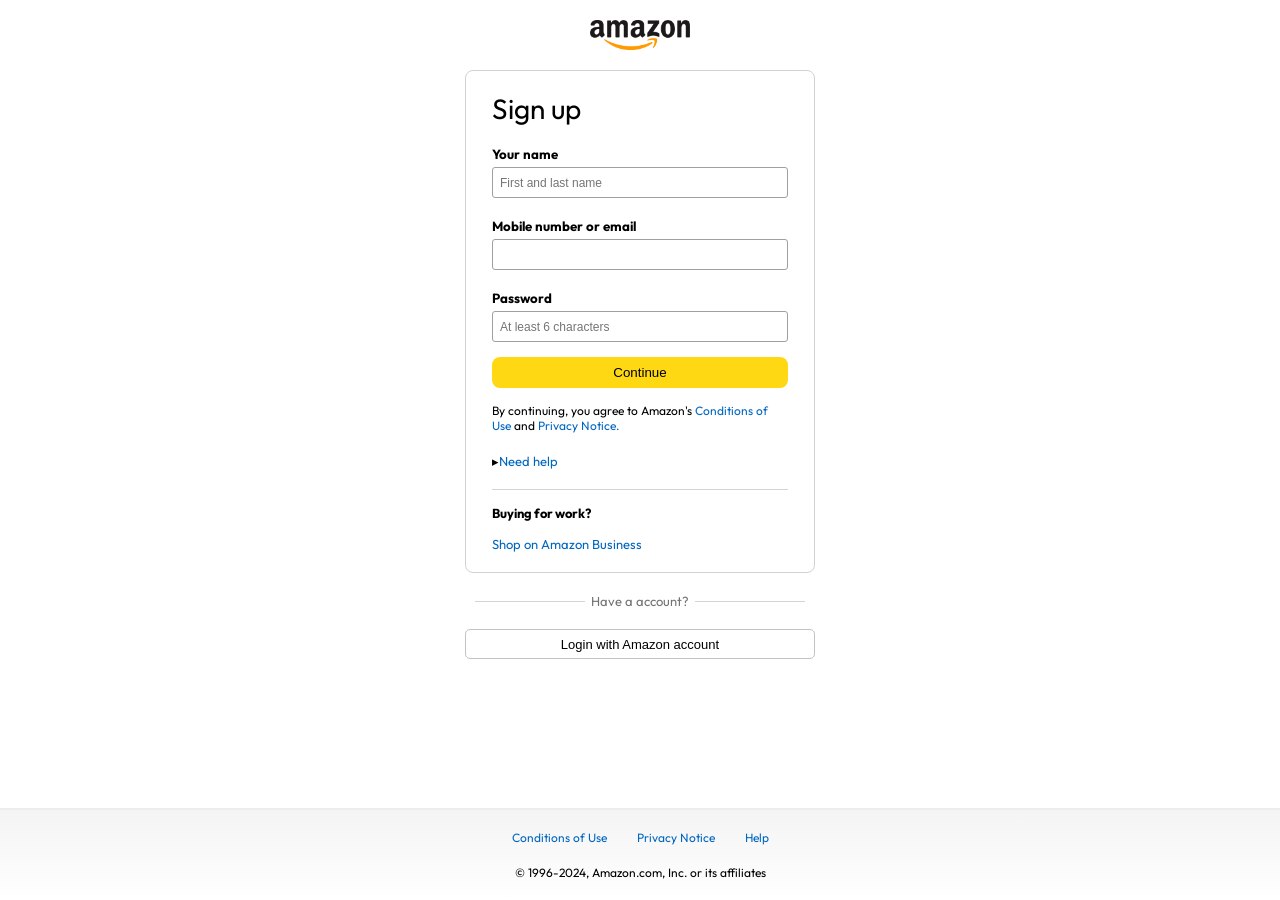
<file: signup.html>
<html lang="en">
    <head>
        <meta charset="UTF-8">
        <meta name="viewport" content="width=device-width, initial-scale=1.0">
        <title>Login</title>
        <link rel="stylesheet" href="./login.css">
    </head>
    <body>
        <a href="/"><img class="logo" src="./assets/amazon_logo_dark.png"
                width="100px" alt></a>
        <div class="login-container">
            <h1 class="login-title">Sign up</h1>
            <h5 class="input-lable">Your name</h5>
            <input type="text" placeholder="First and last name">
            <h5 class="input-lable">Mobile number or email</h5>
            <input type="text">
            <h5 class="input-lable">Password</h5>
            <input type="password" placeholder="At least 6 characters">
            <button>Continue</button>
            <p class="login-condition">By continuing, you agree to Amazon's
                <span>Conditions of Use</span> and <span>Privacy
                    Notice.</span></p>
            <p class="login-help">&#9656<span>Need help</span></p>
            <hr>
            <h4>Buying for work?</h4>
            <p class="login-business"><span>Shop on Amazon Business</span></p>
        </div>
        <div class="login-section-text">
            <hr><p>Have a account?</p><hr>
        </div>
        <a href="./login.html"><button class="login-signup-btn">Login with
                Amazon account</button></a>
        <footer>
            <div class="footer-links">
                <a href="#"> Conditions of Use </a>
                <a href="#"> Privacy Notice </a>
                <a href="#"> Help </a>
            </div>
            <p class="footer-copyright">
                © 1996-2024, Amazon.com, Inc. or its affiliates
            </p>
        </footer>
    </body>
</html>
</file>
<file: style.css>
@import url('https://fonts.googleapis.com/css2?family=Outfit&display=swap');

* {
    margin: 0;
    padding: 0;
    box-sizing: border-box;
    font-family: Outfit;
}

body {
    background: #dadada;
}

a {
    text-decoration: none;
    color: inherit;
}

nav {
    display: flex;
    align-items: center;
    justify-content: space-between;
    background-color: #131921;
    padding: 10px 20px;
    color: white;
}

.nav-country {
    display: flex;
    align-items: end;
    margin-left: 15px;
    font-size: 13px;
    color: #c4c4c4;
}

.nav-country h1 {
    font-size: 14px;
    color: white;
}

.nav-search {
    flex: 1;
    display: flex;
    align-items: center;
    background: white;
    color: grey;
    max-width: 1000px;
    border-radius: 4px;
    margin-left: 15px;
}

.nav-search-category {
    display: flex;
    align-items: center;
    padding: 10px 20px;
    gap: 5px;
    background-color: #e5e5e5;
    border-radius: 4px 0px 0px 4px;
}

.nav-search-input {
    border: none;
    outline: none;
    padding-left: 20px;
    width: 100%;
}

.nav-search-icon {
    max-width: 41px;
    padding: 8px;
    background: #ffd64f;
    border-radius: 0px 4px 4px 0px;
}

.nav-language {
    display: flex;
    align-items: center;
    gap: 2px;
    font-weight: 600;
    margin-left: 15px;
}

.nav-texts {
    margin-left: 15px;
}

.nav-texts p {
    font-size: 10px;
}

.nav-texts h1 {
    font-size: 14px;
}

.nav-cart {
    display: flex;
    align-items: end;
    margin: 0px 15px;
}

.nav-bottom{
    display: flex;
    align-items: center;
    gap: 20px;
    padding: 8px 20px;
    background: #232f3e;
    color: white;
    font-size: 15px;
}

.nav-bottom div{
    display: flex;
    align-items: center;
    gap: 5px;
    font-weight: 600;
}


.header-slider ul {
    display: flex;
    overflow-y: hidden;
}

.header-img {
    max-width: 100%;
    mask-image: linear-gradient(to bottom, #000000 50%, transparent 100%);
}

.header-slider a {
    position: absolute;
    top: 20%;
    z-index: 1;
    padding: 5vh 1vw;
    background: #ffffff4f;
    color: #0000007b;
    text-decoration: none;
    font-weight: 600;
    font-size: 18px;
    cursor: pointer;
}

.control_next {
    right: 0;
}

.box-row {
    display: flex;
    flex-wrap: wrap;
    row-gap: 20px;
    justify-content: space-between;
    margin: 20 30px;
}

.header-box {
    margin-top: -20vw;
}

.box-col {
    display: flex;
    flex-direction: column;
    gap: 10px;
    padding: 15px 20px;
    background: white;
    z-index: 1;
    max-width: 24%;
    min-width: 200px;
}

.box-col a {
    text-decoration: none;
    font-size: 13px;
    color: #009999;
    font-weight: 500;
}

.products-slider {
    background-color: white;
    margin: 0px 30px;
    padding: 20px;
    margin-bottom: 15px;
}

.products-slider .products {
    display: flex;
    overflow-x: auto;
    gap: 20px;
    margin-top: 10px;
}

.products-slider .products::-webkit-scrollbar {
    display: none;
}

.products-slider .products img {
    max-width: 200px;
    max-height: 200;
}

.products-slider-with-price {
    background-color: white;
    margin: 0px 30px;
    padding: 20px;
    margin-bottom: 15px;
}

.products-slider-with-price .products {
    display: flex;
    overflow-x: auto;
    gap: 10px;
    margin-top: 10px;
}

.products-slider-with-price .products::-webkit-scrollbar {
    display: none;
}

.product-card {
    display: flex;
    flex-direction: column;
    justify-content: end;
    min-width: 210px;
    background: #fbfbfb;
}

.products-slider-with-price img {
    width: 110px;
    margin: 0px 50px;
}

.product-offer p {
    background-color: #be0b3b;
    color: white;
    display: inline-block;
    padding: 2px 5px;
    border-radius: 2px;
    margin: 8px 0px;
    font-size: 13px;
}

.product-offer span {
    color: #be0b3b;
    font-weight: 500;
    font-size: 12px;
}

.product-price {
    color: grey;
    font-size: 13px;
}

.product-price span {
    font-size: 16px;
    font-weight: 500;
    color: #525252;
}

.product-price p {
    color: grey;
    font-size: 13px;
}

.product-card h4 {
    color: #525252;
    font-size: 15px;
    font-weight: 400;
}

footer {
    display: flex;
    justify-content: space-between;
    align-items: center;
    color: white;
    background-color: #131921;
    padding: 20px 60px;
}

/* ---------- media query ----------- */

@media only screen and (max-width: 900px){
    nav{
        flex-wrap: wrap;
    }
    .nav-search{
        order: 7;
        margin: 15px 0 5px;
        min-width: 300px;
    }
    .box-col{
        max-width: 48%;
    }
}

@media only screen and (max-width: 600px){
    .nav-country{
        display: none;
    }
    .nav-language{
        display: none;
    }
    .nav-texts{
        display: none;
    }
    .nav-bottom{
        font-size: 13px;
        gap: 10px;
        overflow-x: scroll;
    }
    .nav-bottom::-webkit-scrollbar{
       display: none;
    }
    .nav-bottom p{
        text-wrap: nowrap;
    }
    .mobile-user-icon{
        display: flex !important;
        flex: 1;
        justify-content: flex-end;
    }
    .mobile-user-icon img{
        width: 25px;
    }
    .nav-cart h4{
        display: none;
    }
    .nav-cart img{
        width: 25px;
    }
    .header-slider a{
        top: 24%;
        padding: 2vh 1vw;
        font-size: 15px;
    }
    .box-col{
        max-width: 100%;
        width: 100%;
    }
    footer{
        justify-content: center;
        flex-direction: column;
        font-size: 14px;
    }
}
</file>
<file: cart.css>
.cart {
    display: flex;
    gap: 20px;
    margin: 20px;
}

.cart-left {
    background-color: white;
    padding: 20px;
}

.cart-left h1 {
    font-size: 28px;
    font-weight: 400;
    margin-bottom: 15px;
}

.cart-left hr {
    border: none;
    height: 1px;
    background-color: #dadada;
}

.product-cart-list {
    display: flex;
    align-items: start;
    gap: 10px;
    padding: 24px 0px 12px 12px;
}

.product-cart-titleprice {
    display: flex;
    gap: 20px;
    font-size: 18px;
}

.product-cart-bestseller {
    font-size: 12px;
    margin-top: 10px;
}

.product-cart-bestseller span {
    font-size: 13px;
    background-color: #c45500;
    color: white;
    padding: 3px 8px;
}

.product-cart-stock {
    font-size: 13px;
    color: #007600;
    margin: 4px 0px;
}
.product-cart-delivery {
    font-size: 15px;
}
.product-cart-returns {
    font-size: 15px;
    color: #007185;
    font-weight: 400;
}
.product-cart-giftoption{
    color: #494949;
    font-size: 13px;
    margin: 3px 0px;
}
.product-cart-giftoption span{
    color: #007185;
}
.product-cart-specs{
    max-width: 150px;
    display: grid;
    grid-template-columns: auto auto;
    row-gap: 3px;
    font-size: 13px;
    margin: 7px 0px;
}
.product-cart-list-action{
    display: flex;
    gap: 12px;
    font-size: 14px;
    color: #007185;
}
.product-cart-list-action hr{
    height: 20px;
    width: 1px;
    background-color: #cfcfcf;
}
.product-cart-list-action select{
 padding:5px;
 border-radius: 6px;
 background-color: #f3f3f3;
}
.cart-list-subtotal{
    text-align: right;
    font-size: 20px;
    margin-top: 10px;
}
.cart-right{
    background-color: white;
    padding: 20px;
    max-height: 220px;
    min-width: 280px;
}
.cart-free-delivery{
    display: flex;
    font-size: 13px;
}
.cart-subtotal{
    margin-top: 20px;
    font-size: 18px;
    font-weight: 500;
}
.cart-right-gift{
    margin: 7px 0px;
    font-size: 14px;
}
.cart-right button{
    width: 100%;
    height: 31px;
    margin: 15px 0px;
    background: #FFD814;
    border: none;
    border-radius: 8px;
    cursor: pointer;
}
.cart-right button:hover{
    background: #ebc712;
}
.footer-cart{
    margin-top: 50px;
}

/* ------------- media query -------------- */

@media only screen and (max-width: 900px){
    .cart{
        flex-wrap: wrap;
    }
}
@media only screen and (max-width: 600px){
    
    .product-cart-list{
        padding: 24px 0;
    }
    .product-cart-list img{
        width: 80px;
    }
    .product-cart-titleprice{
        flex-wrap: wrap;
        font-size: 14px;
    }
    .product-cart-delivery{
        font-size: 13px;
    }
    .product-cart-list-action .action-btn:nth-last-child(1){
        display: none;
    }
    .product-cart-list-action hr:nth-last-child(2){
        display: none;
    }
    .product-cart-list-action .action-btn:nth-last-child(3){
        display: none;
    }
    .product-cart-list-action hr:nth-last-child(4){
        display: none;
    }
    .cart-right{
        min-width: 100%;
    }
    
}
</file>
<file: login.css>
@import url('https://fonts.googleapis.com/css2?family=Outfit&display=swap');

*{
    padding: 0;
    margin: 0;
    box-sizing: border-box;
}
body{
    background-color: #ffffff;
    text-align: center;
    font-family: Outfit;
    min-height: 100vh;
}
.logo{
    margin-top: 20px;
}
.login-container{
    max-width:350px;
    border: 1px solid #d2d2d2;
    margin: auto;
    margin-top: 20px;
    padding: 20px 26px;
    border-radius: 8px;
    text-align: left;
}
.login-title{
    font-size: 28px;
    font-weight: 400;
}
.input-lable{
    margin-top: 20px;
}
.login-container input{
    width: 100%;
    height: 31px;
    margin-top: 5px;
    padding: 3px 7px;
    border: 1px solid #a0a0a0;
    border-radius: 3px;
    font-size: 12px;
}
.login-container input:focus{
    outline: 3px solid #c2f2ff;
}
.login-container button{
    width: 100%;
    height: 31px;
    margin: 15px 0px;
    background: #FFD814;
    border: none;
    border-radius: 8px;
    cursor: pointer;
}
.login-container button:hover{
    background: #ebc712;
}
.login-condition{
    font-size: 12px;
}
.login-container p span{
    color: #0066c0;
}
.login-help{
    font-size: 13px;
    margin: 20px 0px;
}
hr{
    border: none;
    height: 1px;
    background-color: #d4d4d4;
}
.login-container h4{
    margin: 15px 0px;
    font-size: 13px;
}
.login-business{
    font-size: 13px;
}
.login-section-text{
    width: 350px;
    font-size: 13px;
    color: #737373;
    margin: 20px auto;
    display: flex;
    align-items: center;
    justify-content: center;
    gap: 6px;
}
.login-section-text hr{
    width: 110px;
}
.login-signup-btn{
    width: 350px;
    height: 30px;
    font-size: 13px;
    background-color: white;
    border-radius: 5px;
    border: 1px solid #c3c3c3;
}
.login-signup-btn:hover{
    background-color: #f1f1f1;
}

footer{
    width: 100%;
    height: auto;
    max-height: 200px;
    margin-top: 20px;
    padding: 20px 0px;
    position: fixed;
    bottom: 0;
    background: linear-gradient(to bottom, #f4f4f4, #ffffff);
    border-top: 2px solid #ededed;
    font-size: 12px;
}
footer .footer-links {
    display: flex;
    justify-content: center;
    gap: 30px;
    margin-bottom: 20px;
}
footer .footer-links a{
    text-decoration: none;
    color: #0066c0;
}
</file>
<file: product.css>
body{
    background: white;
}
.breadcrum{
    padding: 10px 20px;
    font-size: 12px;
    color: #565656;
    background-color: white;
}
.product-display{
    background-color: white;
    min-height: 100%;
    padding: 10px 20px;
    display: flex;
}
.product-d-image{
    display: flex;
    gap: 10px;
}
.product-list-image{
    display: flex;
    flex-direction: column;
    gap: 10px;
}
.product-list-image img{
   border: 1px solid grey;
   border-radius: 10px;
}
.product-d-details{
    
    margin: 0px 30px;
}
.product-title{
    font-size: 25px;
}
.product-store{
    margin-top: 5px;
    color:#007185;
    font-size: 14px;
}
.product-rating{
    display: flex;
    flex-direction: column;
    gap: 10px;
}
.product-rating div{
    display: flex;
    align-items: center;
    gap: 10px;
}
.product-rating p{
    color: #007185;
}
.product-rating p span{
    color: #ffffff;
    background-color: #c73500 ;
    padding: 2px 5px;
    border-radius: 3px;
    font-size: 14px;
}
.product-rating h5{
    font-weight: 400;
}
.product-prices{
    display: flex;
    flex-direction: column;
    gap: 5px;
}
.product-prices div{
    display: flex;
    align-items: center;
    gap: 10px;
    margin: 10px 0px;
}
.product-prices div p{
    font-size: 26px;
    color:#c73500;
}
.product-prices div h1{
    font-size: 14px;
    font-weight: 500;
}
.product-prices div h1 span{
    font-size: 26px;
    font-weight: 500;
}
.product-prices h5{
    font-weight: 400;
    color: #565656;
}
.product-prices h5 span{
    text-decoration: line-through;
}
.product-prices p span{
    color: #007185;
}
.product-color-selection{
    margin: 15px 0px;
}
.product-color-options{
    display: flex;
    justify-content: space-between;
    margin-top: 10px;
}
.option{
    display: flex;
    align-items: center;
    padding: 8px 12px;
    border: 1px solid #cbcbcb;
    gap: 10px;
}
.product-info{
    display: grid;
    grid-template-columns: auto auto;
    max-width: 300px;
    margin-bottom: 15px;
}

.product-description h1{
    font-size: 20px;
    margin: 15px 0px;
}

.product-description ul{
    display: flex;
    flex-direction: column;
    gap: 10px;
    margin-left: 30px;
}

.product-d-purchase{
    width: 100%;
    max-width: 280px;
    border: 1px solid #c1c1c1;
    border-radius: 10px;
    padding: 20px;
}
.product-d-purchase .title{
    display: flex;
    justify-content: space-between;
    align-items: center;
}
.product-d-purchase .price{
    font-weight: 400;
    font-size: 16px;
    margin: 10px 0px;
}
.product-d-purchase .price span{
    font-size: 26px;
    padding: 2px;
}
.product-d-purchase .gap{
    margin: 15px 0px;
}
.product-d-purchase p span{
    color: #007185;
}
.pincode-section{
    display: flex;
    align-items: center;
    gap: 3px;
}
.product-stock{
    margin: 15px 0px;
    color: green;
    font-weight: 400;
}
.product-quantity{
    padding: 8px 5px;
    outline: none;
    width: 100%;
    border-radius: 5px;
    background-color: #efefef;
    border-color: #c1c1c1;
}
.product-d-purchase .btn{
    outline: none;
    border: none;
    background-color: #c1c1c1;
    width: 100%;
    padding: 10px 0px;
    margin-top: 10px;
    border-radius: 50px;
    background-color: #FFD814;
}
.product-d-purchase .product-buy{
    background-color: #FFA41C;
}
.product-seller-info{
    display: grid;
    grid-template-columns: auto auto;
    width: 100%;
    gap: 4px;
    font-size: 14px;
    color: #565656;
}
.product-seller-info-value{
    color: #007185;
}
.product-d-purchase hr{
    margin: 20px 0px;
}
.product-addtolist{
    width: 100%;
    padding: 5px 15px;
    border-radius: 5px;
    border-width: 1px;
    text-align: start;
    background: white;
}
.product-footer{
    margin-top: 100px;
}


/* ---------- media query ---------- */
@media only screen and (max-width: 900px){
    .product-display{
        flex-wrap: wrap;
    }
}
@media only screen and (max-width: 600px){
    .breadcrum{
        display: none;
    }
    
    .product-list-image {
        display: none;
    }
    .product-main-image img{
        width: 100%;
        padding: 20px;
    }
    .option{
        padding: 6px 8px;
    }
    .option p{
        display: none;
    }
    .product-d-purchase{
        max-width: 90%;
        margin: 20px auto 10px;
    }
}
</file>
